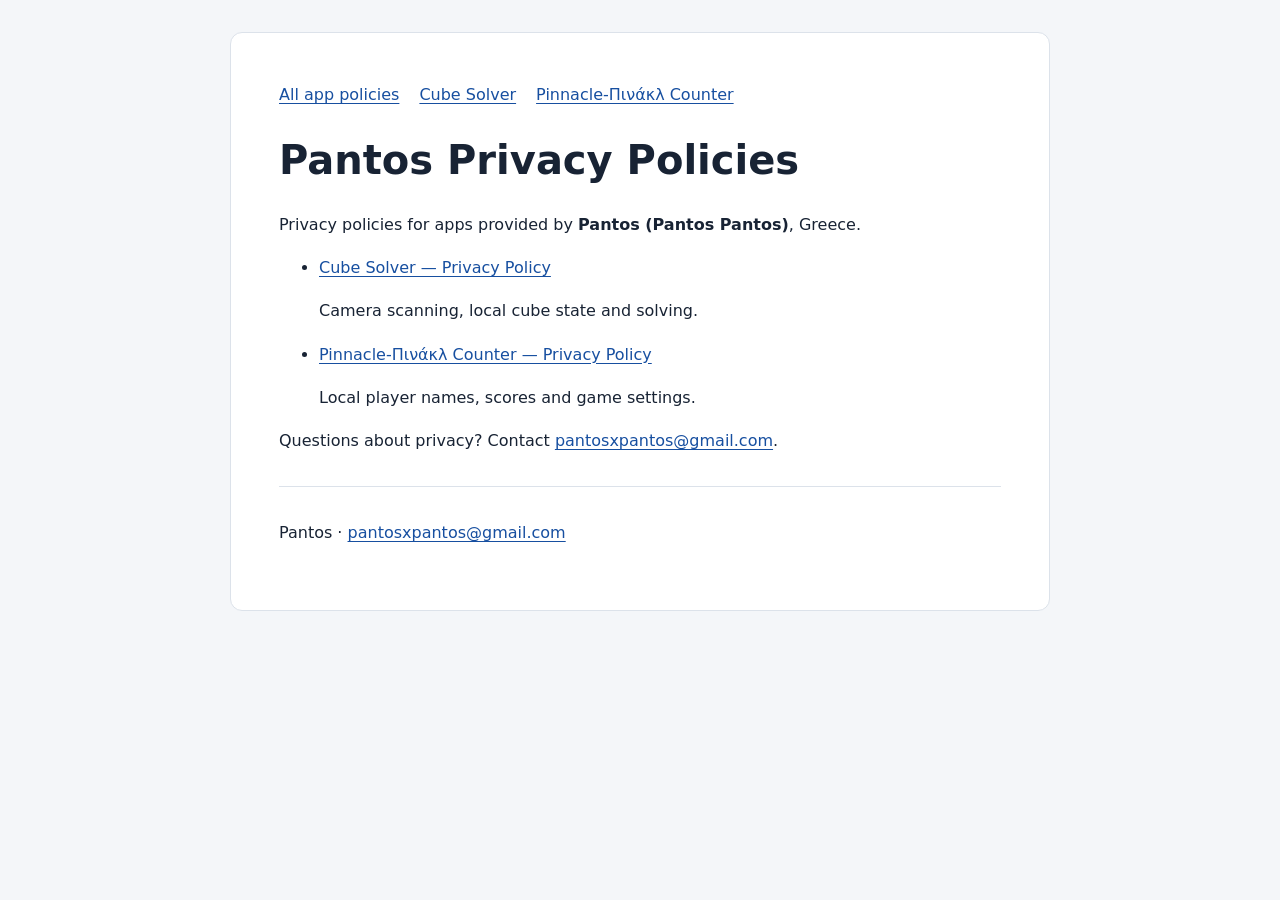
<file: index.html>
<!doctype html>
<html lang="en">
<head>
<meta charset="utf-8">
<meta name="viewport" content="width=device-width, initial-scale=1">
<meta name="description" content="App-specific privacy policies for Cube Solver and Pinnacle-Πινάκλ Counter by Pantos (Pantos Pantos).">
<title>Pantos Privacy Policies</title>
<link rel="canonical" href="https://pantosx2.github.io/Pantos-Privacy-Policy/index.html">
<link rel="stylesheet" href="policies.css">
</head>
<body>
<main>
<nav aria-label="Privacy policies"><a href="index.html">All app policies</a><a href="cube-solver.html">Cube Solver</a><a href="pinnacle-counter.html">Pinnacle-Πινάκλ Counter</a></nav>
<h1>Pantos Privacy Policies</h1>
<p>Privacy policies for apps provided by <strong>Pantos (Pantos Pantos)</strong>, Greece.</p>
<ul>
<li><a href="cube-solver.html">Cube Solver — Privacy Policy</a><p>Camera scanning, local cube state and solving.</p></li>
<li><a href="pinnacle-counter.html">Pinnacle-Πινάκλ Counter — Privacy Policy</a><p>Local player names, scores and game settings.</p></li>
</ul>
<p>Questions about privacy? Contact <a href="mailto:pantosxpantos@gmail.com">pantosxpantos@gmail.com</a>.</p>
<footer><p>Pantos · <a href="mailto:pantosxpantos@gmail.com">pantosxpantos@gmail.com</a></p></footer>
</main>
</body>
</html>
</file>
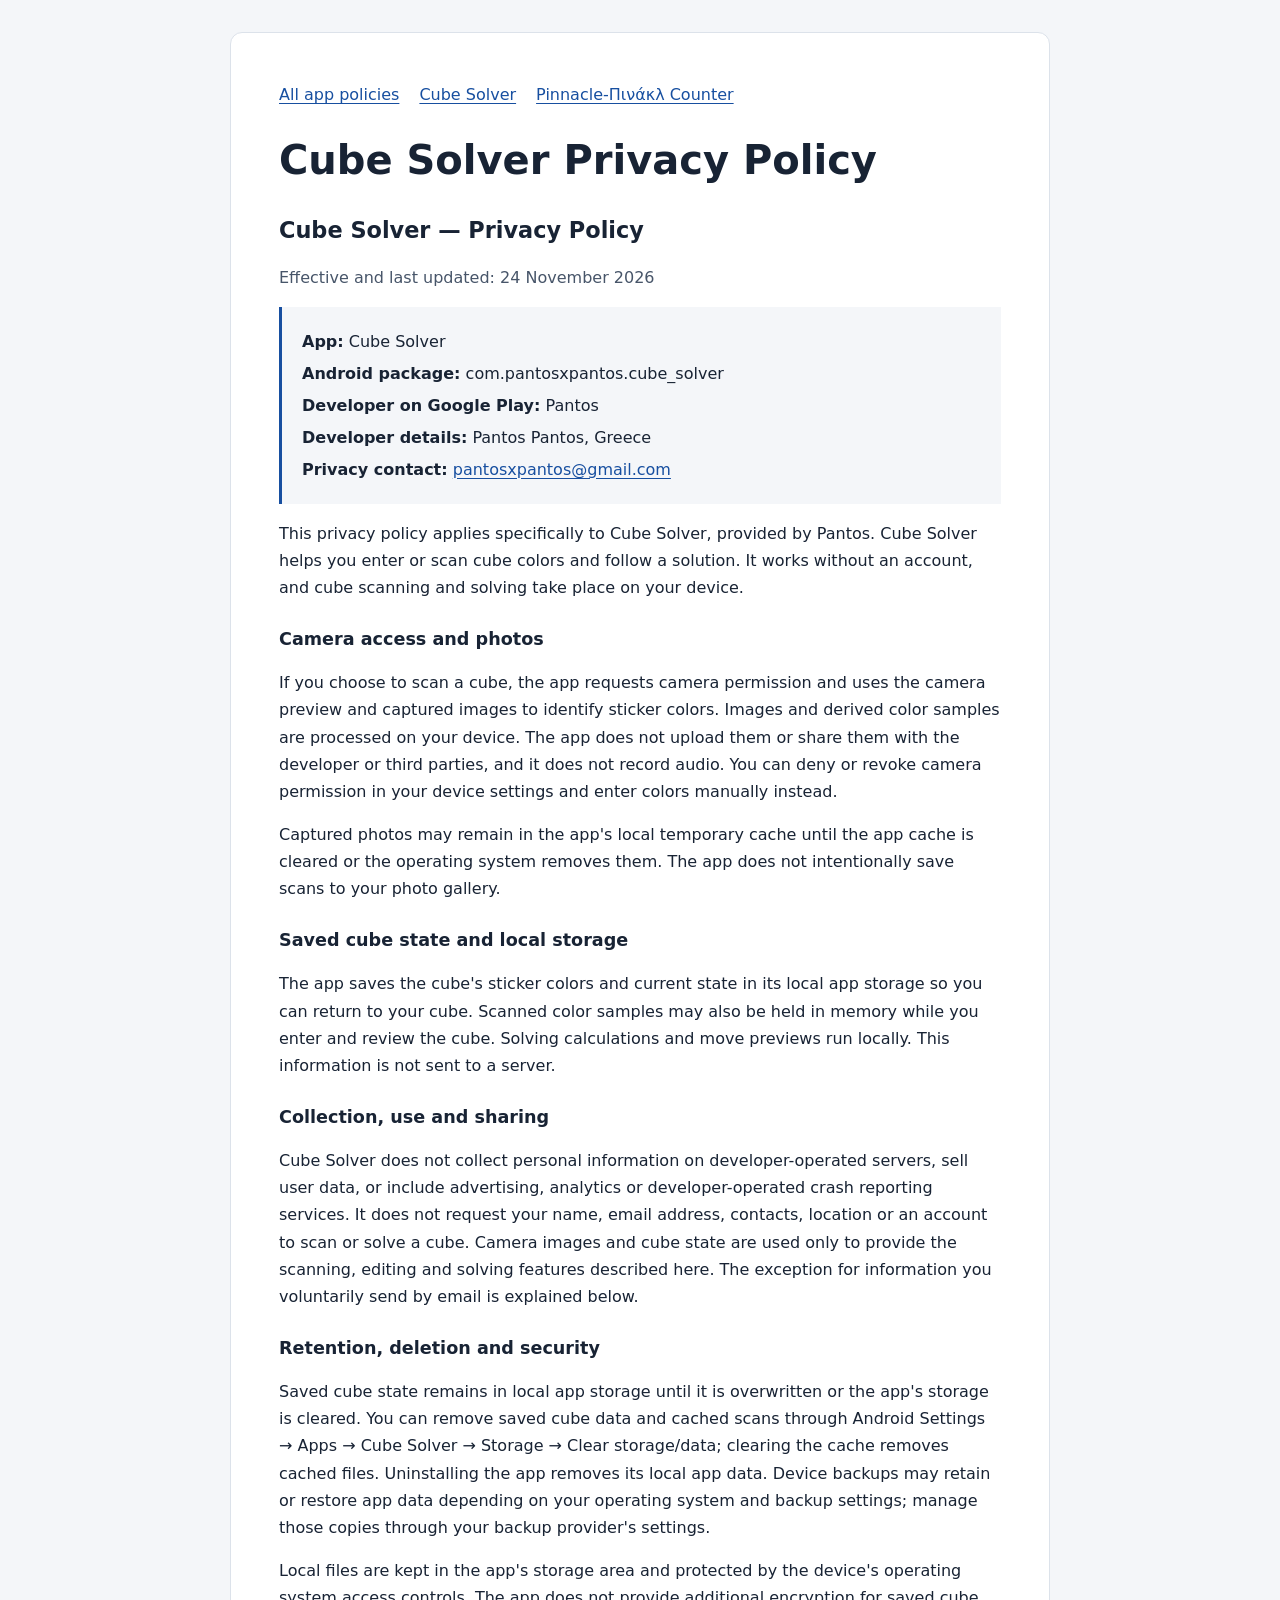
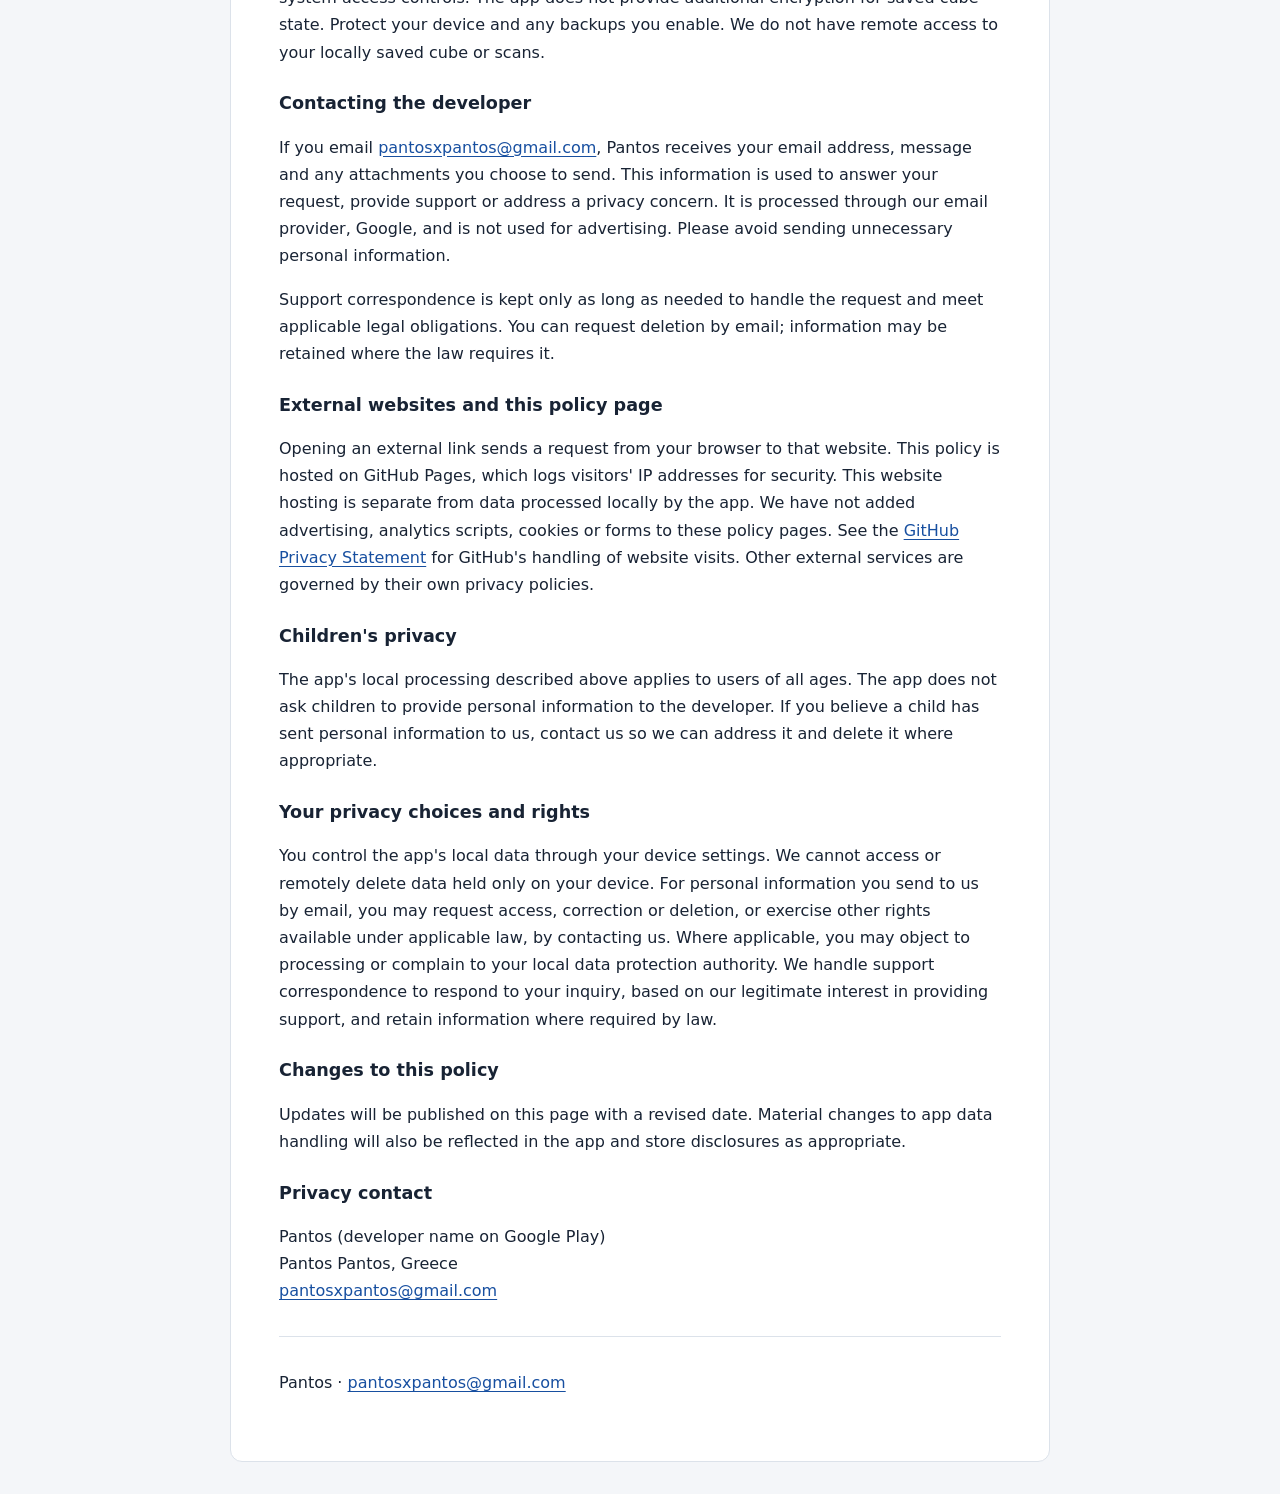
<file: cube-solver.html>
<!doctype html>
<html lang="en">
<head>
<meta charset="utf-8">
<meta name="viewport" content="width=device-width, initial-scale=1">
<meta name="description" content="Privacy policy for Cube Solver by Pantos (Pantos Pantos). Camera scans and cube solving are processed on your device.">
<title>Cube Solver Privacy Policy</title>
<link rel="canonical" href="https://pantosx2.github.io/Pantos-Privacy-Policy/cube-solver.html">
<link rel="stylesheet" href="policies.css">
</head>
<body>
<main>
<nav aria-label="Privacy policies"><a href="index.html">All app policies</a><a href="cube-solver.html">Cube Solver</a><a href="pinnacle-counter.html">Pinnacle-Πινάκλ Counter</a></nav>
<h1>Cube Solver Privacy Policy</h1>
<article id="cube-solver" aria-labelledby="cube-title">
<h2 id="cube-title">Cube Solver — Privacy Policy</h2>
<p class="meta">Effective and last updated: 24 November 2026</p>
<div class="identity">
<p><strong>App:</strong> Cube Solver</p>
<p><strong>Android package:</strong> com.pantosxpantos.cube_solver</p>
<p><strong>Developer on Google Play:</strong> Pantos</p>
<p><strong>Developer details:</strong> Pantos Pantos, Greece</p>
<p><strong>Privacy contact:</strong> <a href="mailto:pantosxpantos@gmail.com">pantosxpantos@gmail.com</a></p>
</div>
<p>This privacy policy applies specifically to Cube Solver, provided by Pantos. Cube Solver helps you enter or scan cube colors and follow a solution. It works without an account, and cube scanning and solving take place on your device.</p>
<h3>Camera access and photos</h3>
<p>If you choose to scan a cube, the app requests camera permission and uses the camera preview and captured images to identify sticker colors. Images and derived color samples are processed on your device. The app does not upload them or share them with the developer or third parties, and it does not record audio. You can deny or revoke camera permission in your device settings and enter colors manually instead.</p>
<p>Captured photos may remain in the app's local temporary cache until the app cache is cleared or the operating system removes them. The app does not intentionally save scans to your photo gallery.</p>
<h3>Saved cube state and local storage</h3>
<p>The app saves the cube's sticker colors and current state in its local app storage so you can return to your cube. Scanned color samples may also be held in memory while you enter and review the cube. Solving calculations and move previews run locally. This information is not sent to a server.</p>
<h3>Collection, use and sharing</h3>
<p>Cube Solver does not collect personal information on developer-operated servers, sell user data, or include advertising, analytics or developer-operated crash reporting services. It does not request your name, email address, contacts, location or an account to scan or solve a cube. Camera images and cube state are used only to provide the scanning, editing and solving features described here. The exception for information you voluntarily send by email is explained below.</p>
<h3>Retention, deletion and security</h3>
<p>Saved cube state remains in local app storage until it is overwritten or the app's storage is cleared. You can remove saved cube data and cached scans through Android Settings → Apps → Cube Solver → Storage → Clear storage/data; clearing the cache removes cached files. Uninstalling the app removes its local app data. Device backups may retain or restore app data depending on your operating system and backup settings; manage those copies through your backup provider's settings.</p>
<p>Local files are kept in the app's storage area and protected by the device's operating system access controls. The app does not provide additional encryption for saved cube state. Protect your device and any backups you enable. We do not have remote access to your locally saved cube or scans.</p>
<h3>Contacting the developer</h3>
<p>If you email <a href="mailto:pantosxpantos@gmail.com">pantosxpantos@gmail.com</a>, Pantos receives your email address, message and any attachments you choose to send. This information is used to answer your request, provide support or address a privacy concern. It is processed through our email provider, Google, and is not used for advertising. Please avoid sending unnecessary personal information.</p>
<p>Support correspondence is kept only as long as needed to handle the request and meet applicable legal obligations. You can request deletion by email; information may be retained where the law requires it.</p>
<h3>External websites and this policy page</h3>
<p>Opening an external link sends a request from your browser to that website. This policy is hosted on GitHub Pages, which logs visitors' IP addresses for security. This website hosting is separate from data processed locally by the app. We have not added advertising, analytics scripts, cookies or forms to these policy pages. See the <a href="https://docs.github.com/en/site-policy/privacy-policies/github-general-privacy-statement">GitHub Privacy Statement</a> for GitHub's handling of website visits. Other external services are governed by their own privacy policies.</p>
<h3>Children's privacy</h3>
<p>The app's local processing described above applies to users of all ages. The app does not ask children to provide personal information to the developer. If you believe a child has sent personal information to us, contact us so we can address it and delete it where appropriate.</p>
<h3>Your privacy choices and rights</h3>
<p>You control the app's local data through your device settings. We cannot access or remotely delete data held only on your device. For personal information you send to us by email, you may request access, correction or deletion, or exercise other rights available under applicable law, by contacting us. Where applicable, you may object to processing or complain to your local data protection authority. We handle support correspondence to respond to your inquiry, based on our legitimate interest in providing support, and retain information where required by law.</p>
<h3>Changes to this policy</h3>
<p>Updates will be published on this page with a revised date. Material changes to app data handling will also be reflected in the app and store disclosures as appropriate.</p>
<h3>Privacy contact</h3>
<p>Pantos (developer name on Google Play)<br>Pantos Pantos, Greece<br><a href="mailto:pantosxpantos@gmail.com">pantosxpantos@gmail.com</a></p>
</article>
<footer><p>Pantos · <a href="mailto:pantosxpantos@gmail.com">pantosxpantos@gmail.com</a></p></footer>
</main>
</body>
</html>
</file>
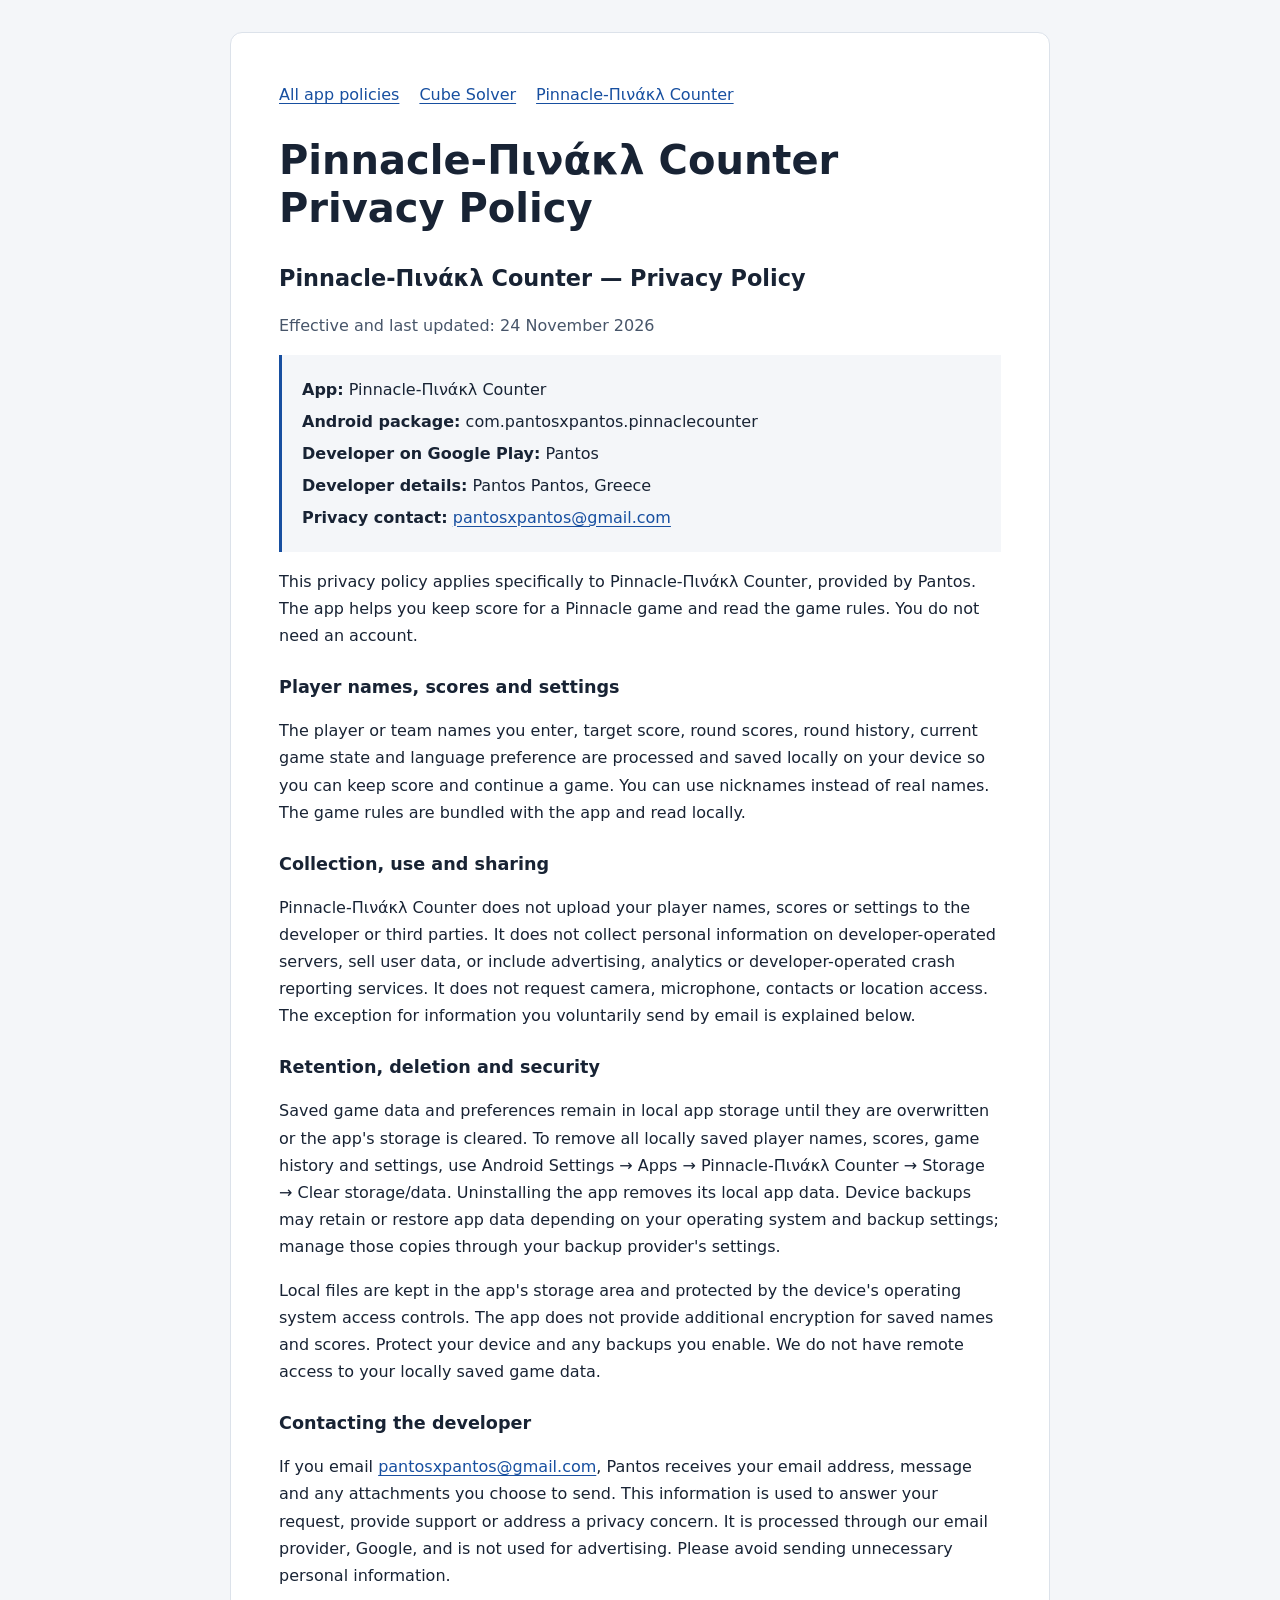
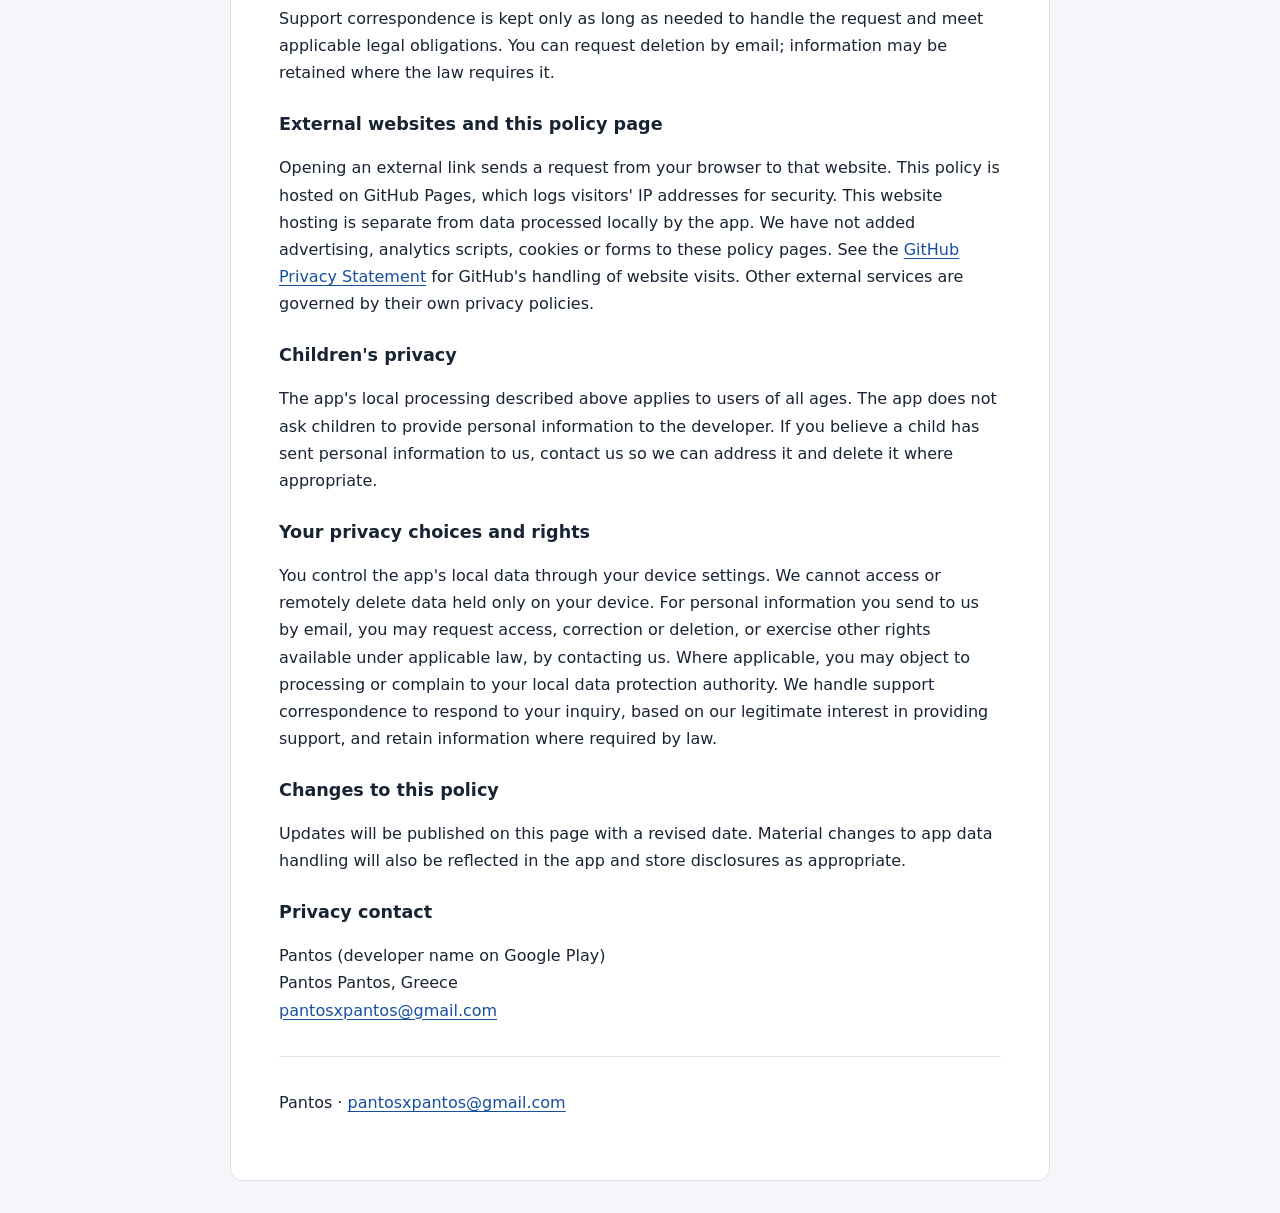
<file: pinnacle-counter.html>
<!doctype html>
<html lang="en">
<head>
<meta charset="utf-8">
<meta name="viewport" content="width=device-width, initial-scale=1">
<meta name="description" content="Privacy policy for Pinnacle-Πινάκλ Counter by Pantos (Pantos Pantos). Player names and scores are stored locally.">
<title>Pinnacle-Πινάκλ Counter Privacy Policy</title>
<link rel="canonical" href="https://pantosx2.github.io/Pantos-Privacy-Policy/pinnacle-counter.html">
<link rel="stylesheet" href="policies.css">
</head>
<body>
<main>
<nav aria-label="Privacy policies"><a href="index.html">All app policies</a><a href="cube-solver.html">Cube Solver</a><a href="pinnacle-counter.html">Pinnacle-Πινάκλ Counter</a></nav>
<h1>Pinnacle-Πινάκλ Counter Privacy Policy</h1>
<article id="pinnacle-counter" aria-labelledby="pinnacle-title">
<h2 id="pinnacle-title">Pinnacle-Πινάκλ Counter — Privacy Policy</h2>
<p class="meta">Effective and last updated: 24 November 2026</p>
<div class="identity">
<p><strong>App:</strong> Pinnacle-Πινάκλ Counter</p>
<p><strong>Android package:</strong> com.pantosxpantos.pinnaclecounter</p>
<p><strong>Developer on Google Play:</strong> Pantos</p>
<p><strong>Developer details:</strong> Pantos Pantos, Greece</p>
<p><strong>Privacy contact:</strong> <a href="mailto:pantosxpantos@gmail.com">pantosxpantos@gmail.com</a></p>
</div>
<p>This privacy policy applies specifically to Pinnacle-Πινάκλ Counter, provided by Pantos. The app helps you keep score for a Pinnacle game and read the game rules. You do not need an account.</p>
<h3>Player names, scores and settings</h3>
<p>The player or team names you enter, target score, round scores, round history, current game state and language preference are processed and saved locally on your device so you can keep score and continue a game. You can use nicknames instead of real names. The game rules are bundled with the app and read locally.</p>
<h3>Collection, use and sharing</h3>
<p>Pinnacle-Πινάκλ Counter does not upload your player names, scores or settings to the developer or third parties. It does not collect personal information on developer-operated servers, sell user data, or include advertising, analytics or developer-operated crash reporting services. It does not request camera, microphone, contacts or location access. The exception for information you voluntarily send by email is explained below.</p>
<h3>Retention, deletion and security</h3>
<p>Saved game data and preferences remain in local app storage until they are overwritten or the app's storage is cleared. To remove all locally saved player names, scores, game history and settings, use Android Settings → Apps → Pinnacle-Πινάκλ Counter → Storage → Clear storage/data. Uninstalling the app removes its local app data. Device backups may retain or restore app data depending on your operating system and backup settings; manage those copies through your backup provider's settings.</p>
<p>Local files are kept in the app's storage area and protected by the device's operating system access controls. The app does not provide additional encryption for saved names and scores. Protect your device and any backups you enable. We do not have remote access to your locally saved game data.</p>
<h3>Contacting the developer</h3>
<p>If you email <a href="mailto:pantosxpantos@gmail.com">pantosxpantos@gmail.com</a>, Pantos receives your email address, message and any attachments you choose to send. This information is used to answer your request, provide support or address a privacy concern. It is processed through our email provider, Google, and is not used for advertising. Please avoid sending unnecessary personal information.</p>
<p>Support correspondence is kept only as long as needed to handle the request and meet applicable legal obligations. You can request deletion by email; information may be retained where the law requires it.</p>
<h3>External websites and this policy page</h3>
<p>Opening an external link sends a request from your browser to that website. This policy is hosted on GitHub Pages, which logs visitors' IP addresses for security. This website hosting is separate from data processed locally by the app. We have not added advertising, analytics scripts, cookies or forms to these policy pages. See the <a href="https://docs.github.com/en/site-policy/privacy-policies/github-general-privacy-statement">GitHub Privacy Statement</a> for GitHub's handling of website visits. Other external services are governed by their own privacy policies.</p>
<h3>Children's privacy</h3>
<p>The app's local processing described above applies to users of all ages. The app does not ask children to provide personal information to the developer. If you believe a child has sent personal information to us, contact us so we can address it and delete it where appropriate.</p>
<h3>Your privacy choices and rights</h3>
<p>You control the app's local data through your device settings. We cannot access or remotely delete data held only on your device. For personal information you send to us by email, you may request access, correction or deletion, or exercise other rights available under applicable law, by contacting us. Where applicable, you may object to processing or complain to your local data protection authority. We handle support correspondence to respond to your inquiry, based on our legitimate interest in providing support, and retain information where required by law.</p>
<h3>Changes to this policy</h3>
<p>Updates will be published on this page with a revised date. Material changes to app data handling will also be reflected in the app and store disclosures as appropriate.</p>
<h3>Privacy contact</h3>
<p>Pantos (developer name on Google Play)<br>Pantos Pantos, Greece<br><a href="mailto:pantosxpantos@gmail.com">pantosxpantos@gmail.com</a></p>
</article>
<footer><p>Pantos · <a href="mailto:pantosxpantos@gmail.com">pantosxpantos@gmail.com</a></p></footer>
</main>
</body>
</html>
</file>
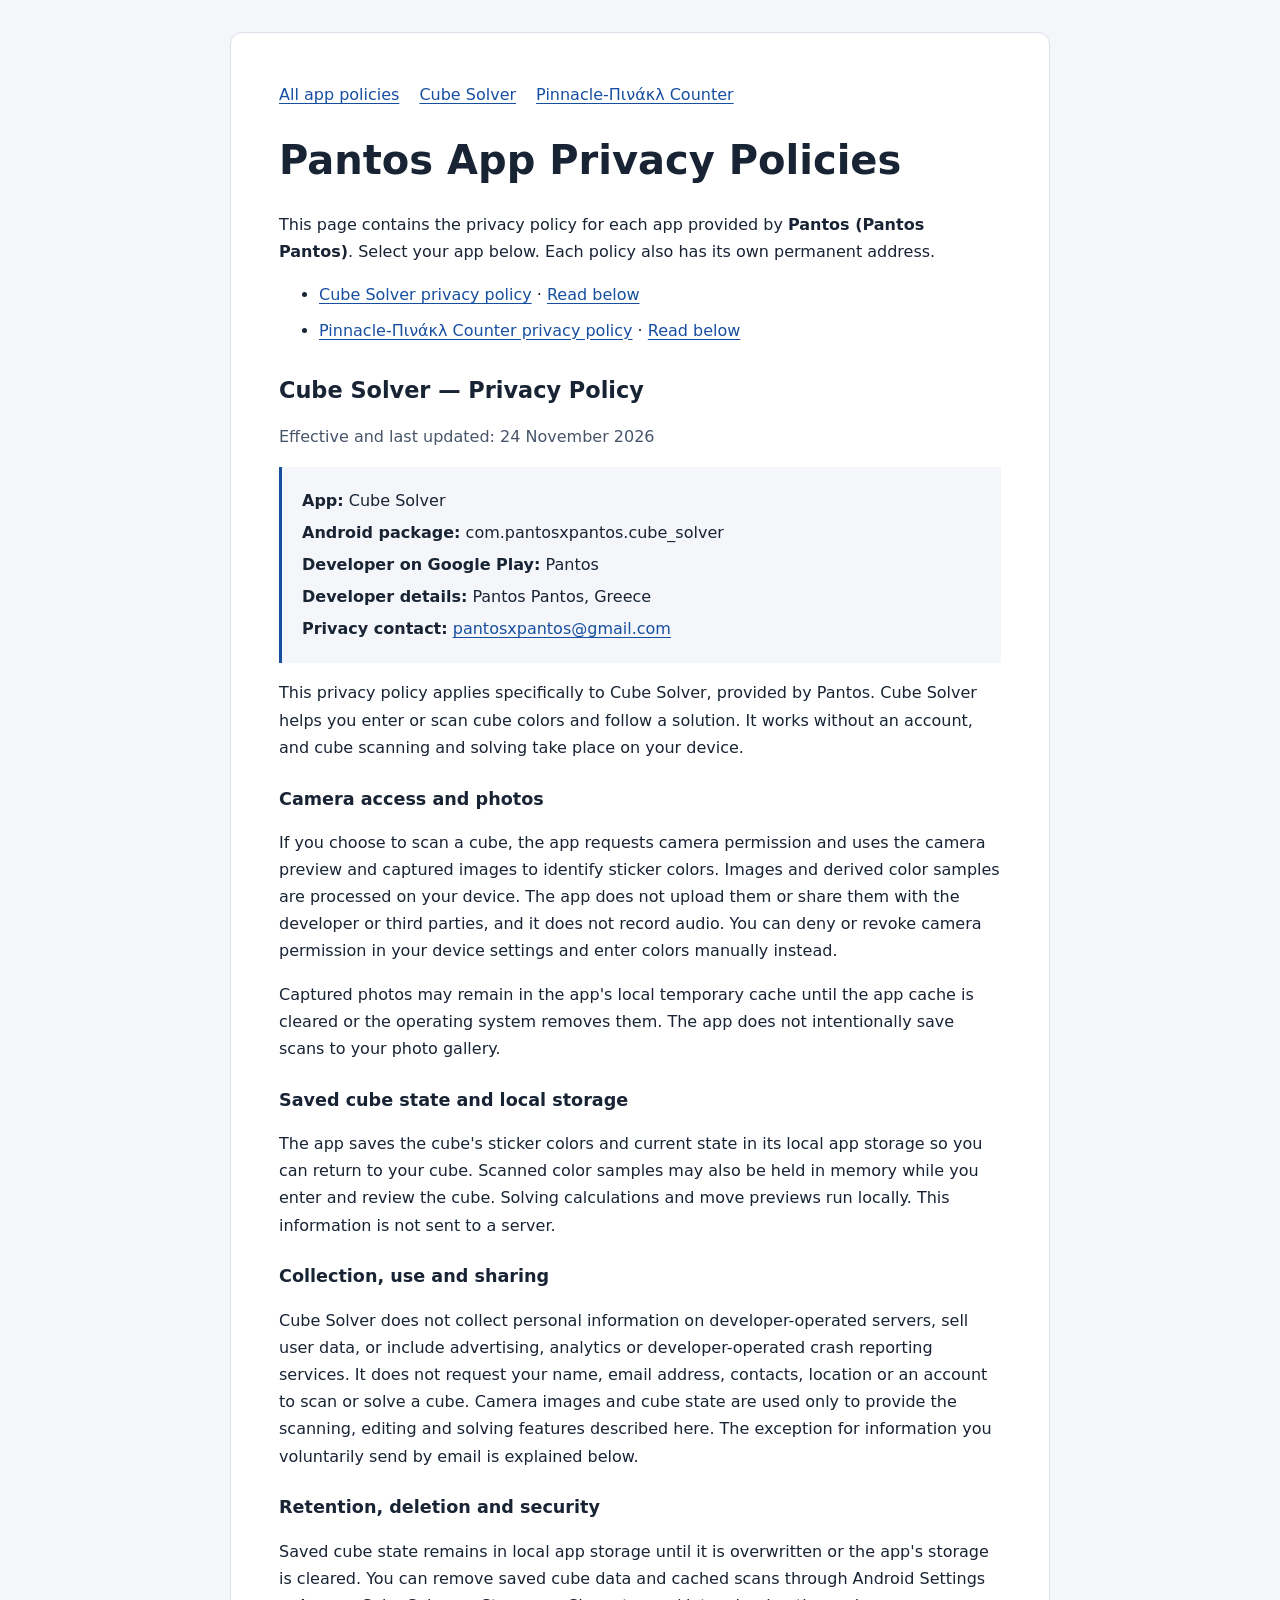
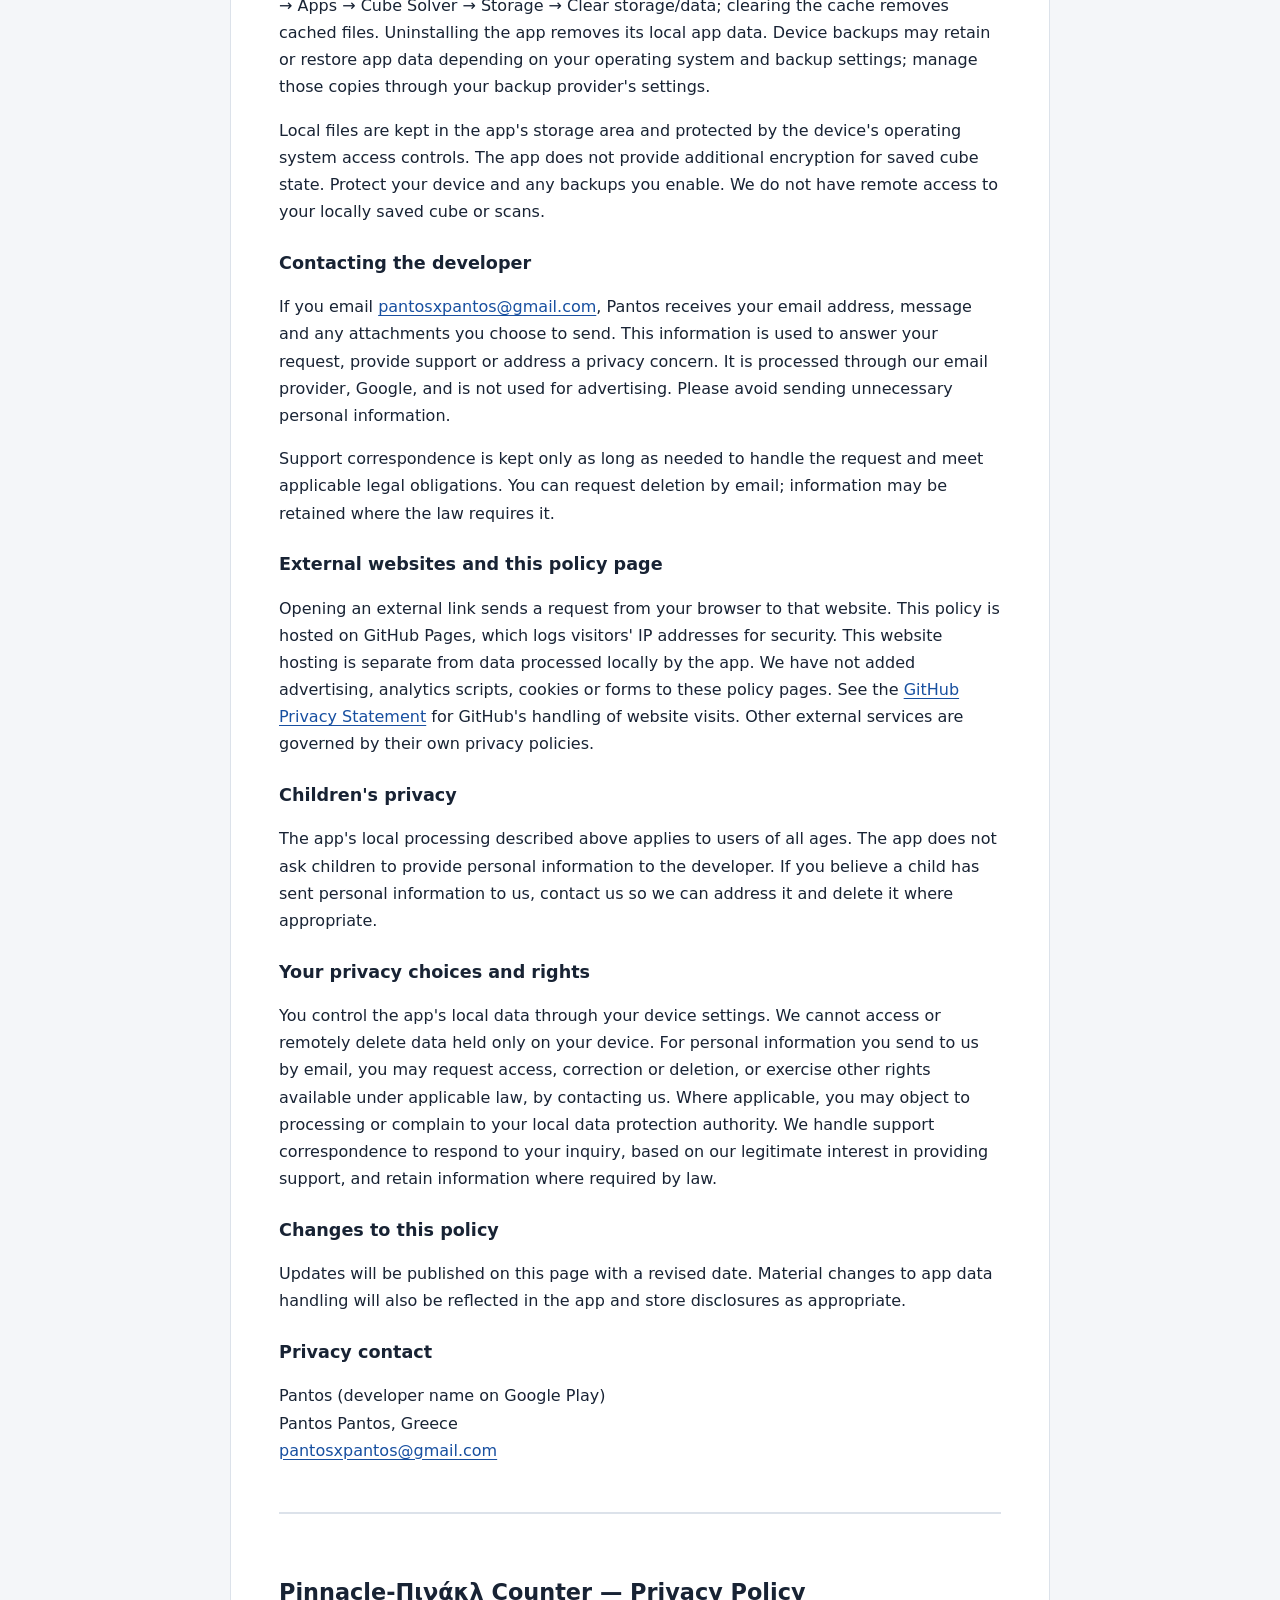
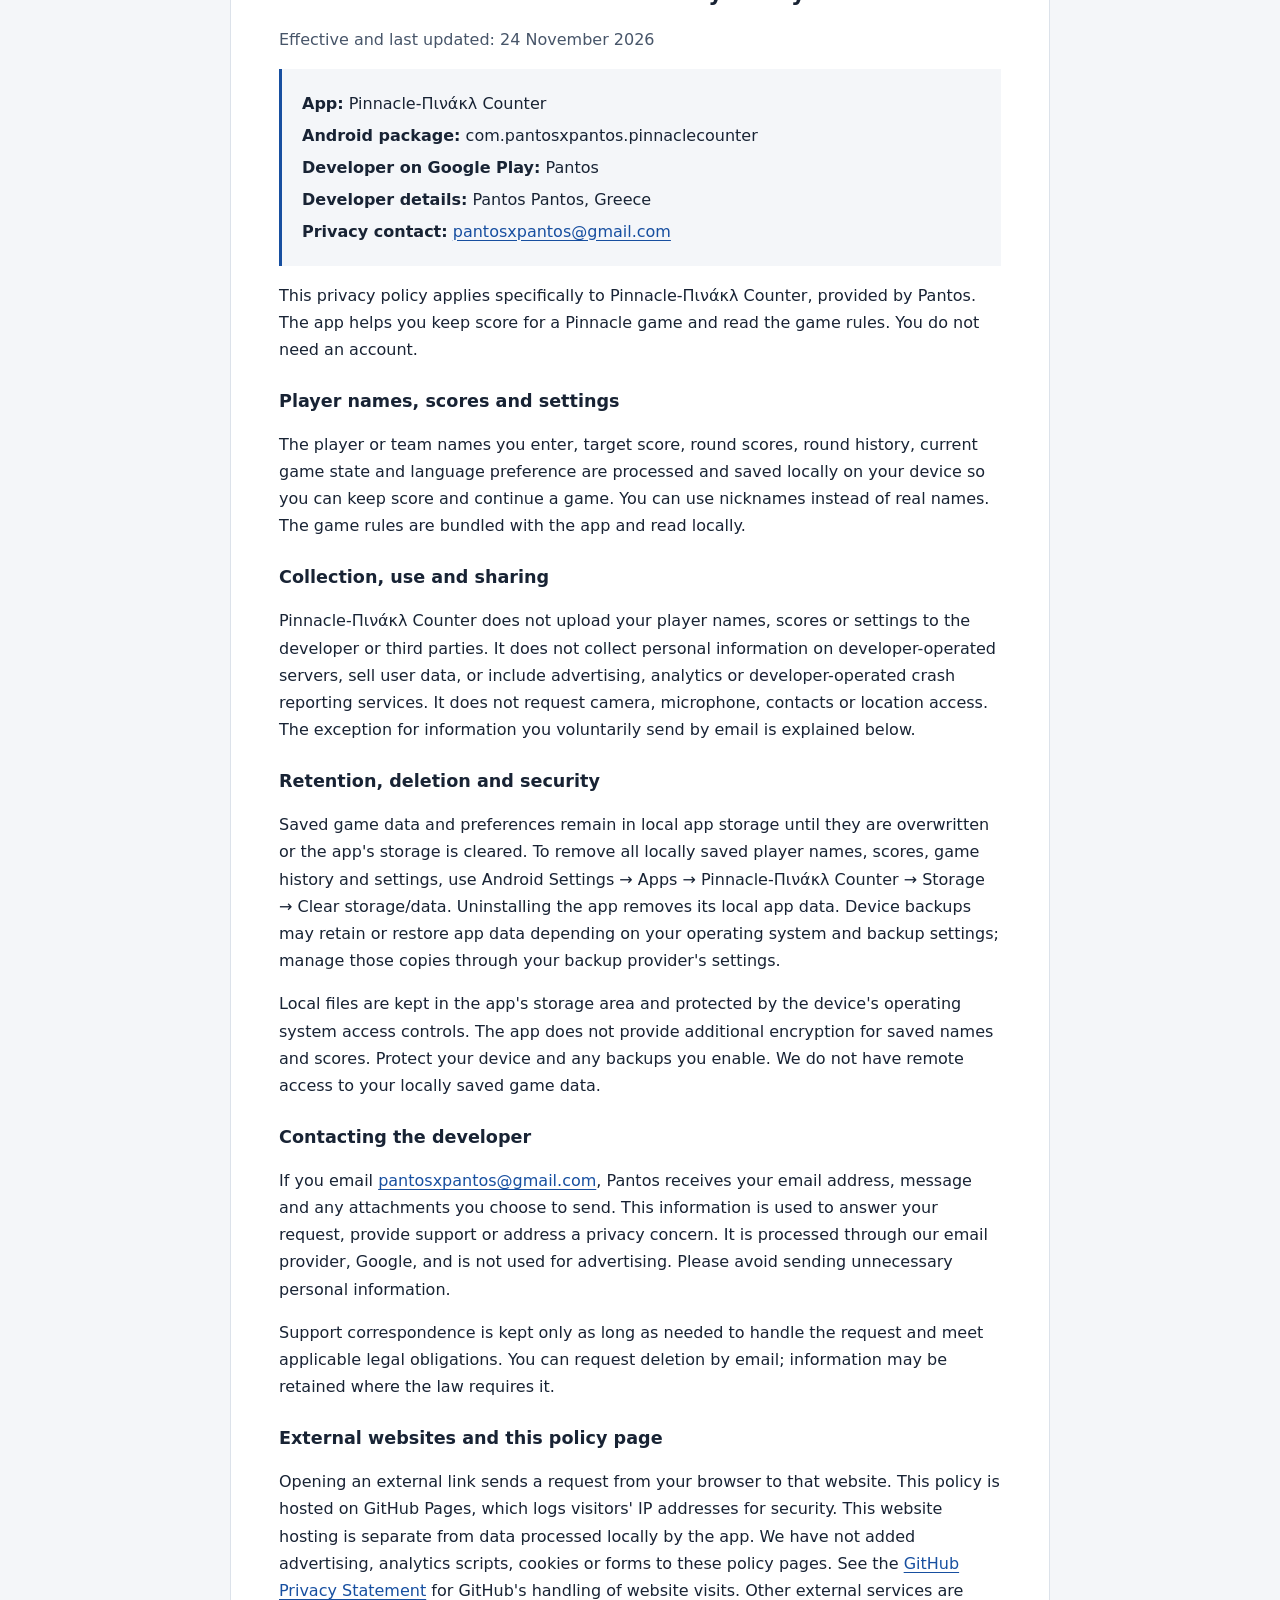
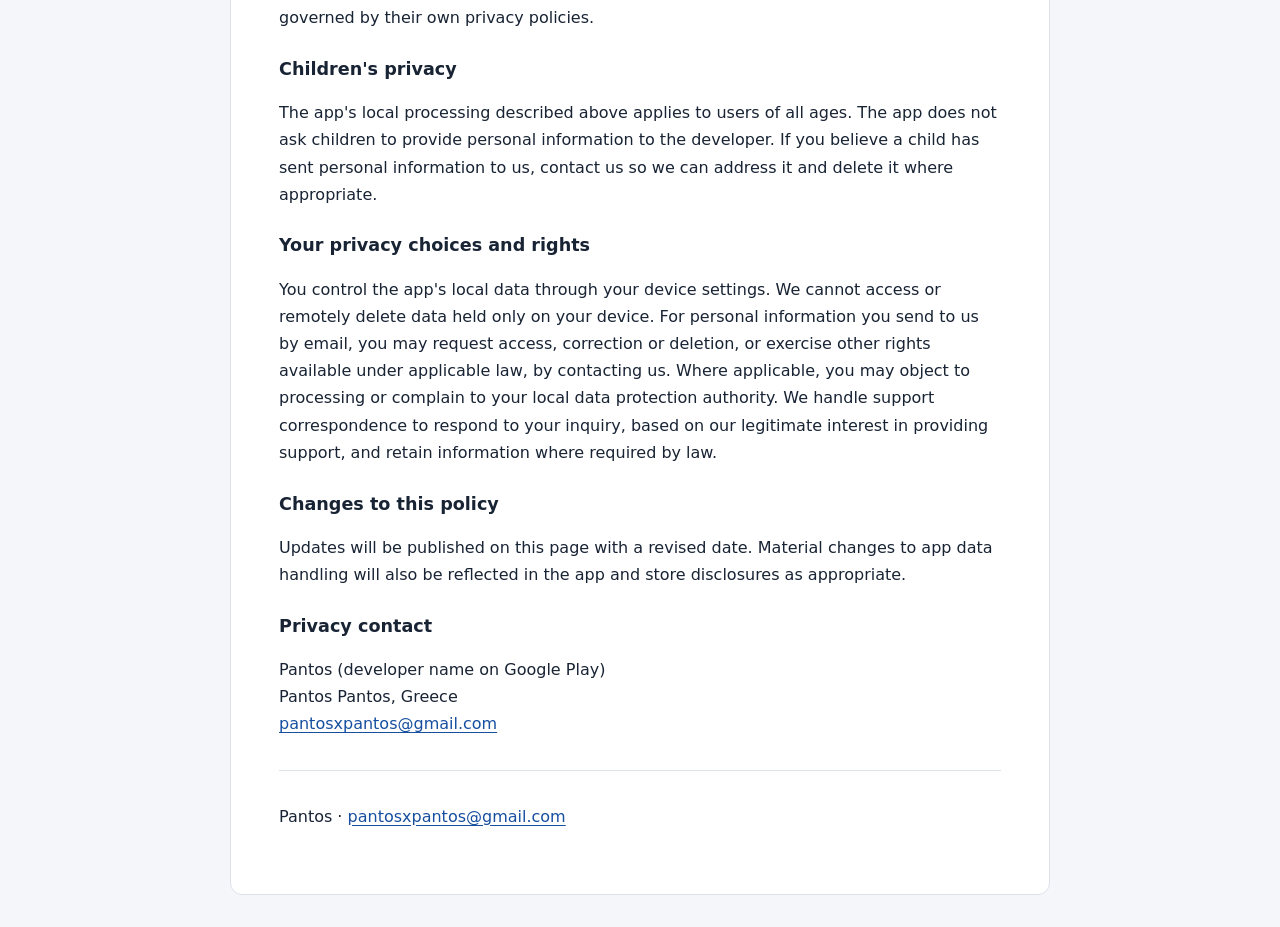
<file: privacy-policy.html>
<!doctype html>
<html lang="en">
<head>
<meta charset="utf-8">
<meta name="viewport" content="width=device-width, initial-scale=1">
<meta name="description" content="Separate privacy policies for Cube Solver and Pinnacle-Πινάκλ Counter by Pantos (Pantos Pantos).">
<title>Pantos App Privacy Policies</title>
<link rel="canonical" href="https://pantosx2.github.io/Pantos-Privacy-Policy/privacy-policy.html">
<link rel="stylesheet" href="policies.css">
</head>
<body>
<main>
<nav aria-label="Privacy policies"><a href="index.html">All app policies</a><a href="cube-solver.html">Cube Solver</a><a href="pinnacle-counter.html">Pinnacle-Πινάκλ Counter</a></nav>
<h1>Pantos App Privacy Policies</h1>
<p>This page contains the privacy policy for each app provided by <strong>Pantos (Pantos Pantos)</strong>. Select your app below. Each policy also has its own permanent address.</p>
<ul><li><a href="cube-solver.html">Cube Solver privacy policy</a> · <a href="#cube-solver">Read below</a></li>
<li><a href="pinnacle-counter.html">Pinnacle-Πινάκλ Counter privacy policy</a> · <a href="#pinnacle-counter">Read below</a></li></ul>
<article id="cube-solver" aria-labelledby="cube-title">
<h2 id="cube-title">Cube Solver — Privacy Policy</h2>
<p class="meta">Effective and last updated: 24 November 2026</p>
<div class="identity">
<p><strong>App:</strong> Cube Solver</p>
<p><strong>Android package:</strong> com.pantosxpantos.cube_solver</p>
<p><strong>Developer on Google Play:</strong> Pantos</p>
<p><strong>Developer details:</strong> Pantos Pantos, Greece</p>
<p><strong>Privacy contact:</strong> <a href="mailto:pantosxpantos@gmail.com">pantosxpantos@gmail.com</a></p>
</div>
<p>This privacy policy applies specifically to Cube Solver, provided by Pantos. Cube Solver helps you enter or scan cube colors and follow a solution. It works without an account, and cube scanning and solving take place on your device.</p>
<h3>Camera access and photos</h3>
<p>If you choose to scan a cube, the app requests camera permission and uses the camera preview and captured images to identify sticker colors. Images and derived color samples are processed on your device. The app does not upload them or share them with the developer or third parties, and it does not record audio. You can deny or revoke camera permission in your device settings and enter colors manually instead.</p>
<p>Captured photos may remain in the app's local temporary cache until the app cache is cleared or the operating system removes them. The app does not intentionally save scans to your photo gallery.</p>
<h3>Saved cube state and local storage</h3>
<p>The app saves the cube's sticker colors and current state in its local app storage so you can return to your cube. Scanned color samples may also be held in memory while you enter and review the cube. Solving calculations and move previews run locally. This information is not sent to a server.</p>
<h3>Collection, use and sharing</h3>
<p>Cube Solver does not collect personal information on developer-operated servers, sell user data, or include advertising, analytics or developer-operated crash reporting services. It does not request your name, email address, contacts, location or an account to scan or solve a cube. Camera images and cube state are used only to provide the scanning, editing and solving features described here. The exception for information you voluntarily send by email is explained below.</p>
<h3>Retention, deletion and security</h3>
<p>Saved cube state remains in local app storage until it is overwritten or the app's storage is cleared. You can remove saved cube data and cached scans through Android Settings → Apps → Cube Solver → Storage → Clear storage/data; clearing the cache removes cached files. Uninstalling the app removes its local app data. Device backups may retain or restore app data depending on your operating system and backup settings; manage those copies through your backup provider's settings.</p>
<p>Local files are kept in the app's storage area and protected by the device's operating system access controls. The app does not provide additional encryption for saved cube state. Protect your device and any backups you enable. We do not have remote access to your locally saved cube or scans.</p>
<h3>Contacting the developer</h3>
<p>If you email <a href="mailto:pantosxpantos@gmail.com">pantosxpantos@gmail.com</a>, Pantos receives your email address, message and any attachments you choose to send. This information is used to answer your request, provide support or address a privacy concern. It is processed through our email provider, Google, and is not used for advertising. Please avoid sending unnecessary personal information.</p>
<p>Support correspondence is kept only as long as needed to handle the request and meet applicable legal obligations. You can request deletion by email; information may be retained where the law requires it.</p>
<h3>External websites and this policy page</h3>
<p>Opening an external link sends a request from your browser to that website. This policy is hosted on GitHub Pages, which logs visitors' IP addresses for security. This website hosting is separate from data processed locally by the app. We have not added advertising, analytics scripts, cookies or forms to these policy pages. See the <a href="https://docs.github.com/en/site-policy/privacy-policies/github-general-privacy-statement">GitHub Privacy Statement</a> for GitHub's handling of website visits. Other external services are governed by their own privacy policies.</p>
<h3>Children's privacy</h3>
<p>The app's local processing described above applies to users of all ages. The app does not ask children to provide personal information to the developer. If you believe a child has sent personal information to us, contact us so we can address it and delete it where appropriate.</p>
<h3>Your privacy choices and rights</h3>
<p>You control the app's local data through your device settings. We cannot access or remotely delete data held only on your device. For personal information you send to us by email, you may request access, correction or deletion, or exercise other rights available under applicable law, by contacting us. Where applicable, you may object to processing or complain to your local data protection authority. We handle support correspondence to respond to your inquiry, based on our legitimate interest in providing support, and retain information where required by law.</p>
<h3>Changes to this policy</h3>
<p>Updates will be published on this page with a revised date. Material changes to app data handling will also be reflected in the app and store disclosures as appropriate.</p>
<h3>Privacy contact</h3>
<p>Pantos (developer name on Google Play)<br>Pantos Pantos, Greece<br><a href="mailto:pantosxpantos@gmail.com">pantosxpantos@gmail.com</a></p>
</article>
<article id="pinnacle-counter" aria-labelledby="pinnacle-title">
<h2 id="pinnacle-title">Pinnacle-Πινάκλ Counter — Privacy Policy</h2>
<p class="meta">Effective and last updated: 24 November 2026</p>
<div class="identity">
<p><strong>App:</strong> Pinnacle-Πινάκλ Counter</p>
<p><strong>Android package:</strong> com.pantosxpantos.pinnaclecounter</p>
<p><strong>Developer on Google Play:</strong> Pantos</p>
<p><strong>Developer details:</strong> Pantos Pantos, Greece</p>
<p><strong>Privacy contact:</strong> <a href="mailto:pantosxpantos@gmail.com">pantosxpantos@gmail.com</a></p>
</div>
<p>This privacy policy applies specifically to Pinnacle-Πινάκλ Counter, provided by Pantos. The app helps you keep score for a Pinnacle game and read the game rules. You do not need an account.</p>
<h3>Player names, scores and settings</h3>
<p>The player or team names you enter, target score, round scores, round history, current game state and language preference are processed and saved locally on your device so you can keep score and continue a game. You can use nicknames instead of real names. The game rules are bundled with the app and read locally.</p>
<h3>Collection, use and sharing</h3>
<p>Pinnacle-Πινάκλ Counter does not upload your player names, scores or settings to the developer or third parties. It does not collect personal information on developer-operated servers, sell user data, or include advertising, analytics or developer-operated crash reporting services. It does not request camera, microphone, contacts or location access. The exception for information you voluntarily send by email is explained below.</p>
<h3>Retention, deletion and security</h3>
<p>Saved game data and preferences remain in local app storage until they are overwritten or the app's storage is cleared. To remove all locally saved player names, scores, game history and settings, use Android Settings → Apps → Pinnacle-Πινάκλ Counter → Storage → Clear storage/data. Uninstalling the app removes its local app data. Device backups may retain or restore app data depending on your operating system and backup settings; manage those copies through your backup provider's settings.</p>
<p>Local files are kept in the app's storage area and protected by the device's operating system access controls. The app does not provide additional encryption for saved names and scores. Protect your device and any backups you enable. We do not have remote access to your locally saved game data.</p>
<h3>Contacting the developer</h3>
<p>If you email <a href="mailto:pantosxpantos@gmail.com">pantosxpantos@gmail.com</a>, Pantos receives your email address, message and any attachments you choose to send. This information is used to answer your request, provide support or address a privacy concern. It is processed through our email provider, Google, and is not used for advertising. Please avoid sending unnecessary personal information.</p>
<p>Support correspondence is kept only as long as needed to handle the request and meet applicable legal obligations. You can request deletion by email; information may be retained where the law requires it.</p>
<h3>External websites and this policy page</h3>
<p>Opening an external link sends a request from your browser to that website. This policy is hosted on GitHub Pages, which logs visitors' IP addresses for security. This website hosting is separate from data processed locally by the app. We have not added advertising, analytics scripts, cookies or forms to these policy pages. See the <a href="https://docs.github.com/en/site-policy/privacy-policies/github-general-privacy-statement">GitHub Privacy Statement</a> for GitHub's handling of website visits. Other external services are governed by their own privacy policies.</p>
<h3>Children's privacy</h3>
<p>The app's local processing described above applies to users of all ages. The app does not ask children to provide personal information to the developer. If you believe a child has sent personal information to us, contact us so we can address it and delete it where appropriate.</p>
<h3>Your privacy choices and rights</h3>
<p>You control the app's local data through your device settings. We cannot access or remotely delete data held only on your device. For personal information you send to us by email, you may request access, correction or deletion, or exercise other rights available under applicable law, by contacting us. Where applicable, you may object to processing or complain to your local data protection authority. We handle support correspondence to respond to your inquiry, based on our legitimate interest in providing support, and retain information where required by law.</p>
<h3>Changes to this policy</h3>
<p>Updates will be published on this page with a revised date. Material changes to app data handling will also be reflected in the app and store disclosures as appropriate.</p>
<h3>Privacy contact</h3>
<p>Pantos (developer name on Google Play)<br>Pantos Pantos, Greece<br><a href="mailto:pantosxpantos@gmail.com">pantosxpantos@gmail.com</a></p>
</article>
<footer><p>Pantos · <a href="mailto:pantosxpantos@gmail.com">pantosxpantos@gmail.com</a></p></footer>
</main>
</body>
</html>
</file>
<file: policies.css>
:root { color-scheme: light; font-family: system-ui, -apple-system, "Segoe UI", sans-serif; color: #182334; background: #f4f6f9; }
* { box-sizing: border-box; }
body { margin: 0; line-height: 1.7; font-size: 1rem; }
main { max-width: 820px; margin: 2rem auto; padding: clamp(1.25rem, 5vw, 3rem); background: #fff; border: 1px solid #dce2ea; border-radius: 12px; }
h1 { font-size: clamp(1.8rem, 5vw, 2.5rem); line-height: 1.2; margin-top: 0; }
h2 { margin-top: 2rem; line-height: 1.3; font-size: 1.4rem; }
h3 { margin-top: 1.6rem; line-height: 1.4; font-size: 1.1rem; }
a { color: #174fa0; text-underline-offset: .18em; overflow-wrap: anywhere; }
a:focus-visible { outline: 3px solid #174fa0; outline-offset: 4px; }
nav { display: flex; flex-wrap: wrap; gap: .5rem 1.25rem; margin-bottom: 1.75rem; }
.meta { color: #475569; }
.identity { padding: 1rem 1.25rem; background: #f4f6f9; border-left: 3px solid #174fa0; overflow-wrap: anywhere; }
.identity p { margin: .3rem 0; }
article + article { border-top: 2px solid #dce2ea; margin-top: 3rem; padding-top: 2rem; }
li { margin-bottom: .5rem; }
footer { margin-top: 2rem; padding-top: 1rem; border-top: 1px solid #dce2ea; }
@media (max-width: 600px) { main { margin: 0; border-radius: 0; border: 0; } }
@media print { body, main { background: #fff; } main { border: 0; margin: 0; max-width: none; } nav { display: none; } }
</file>
